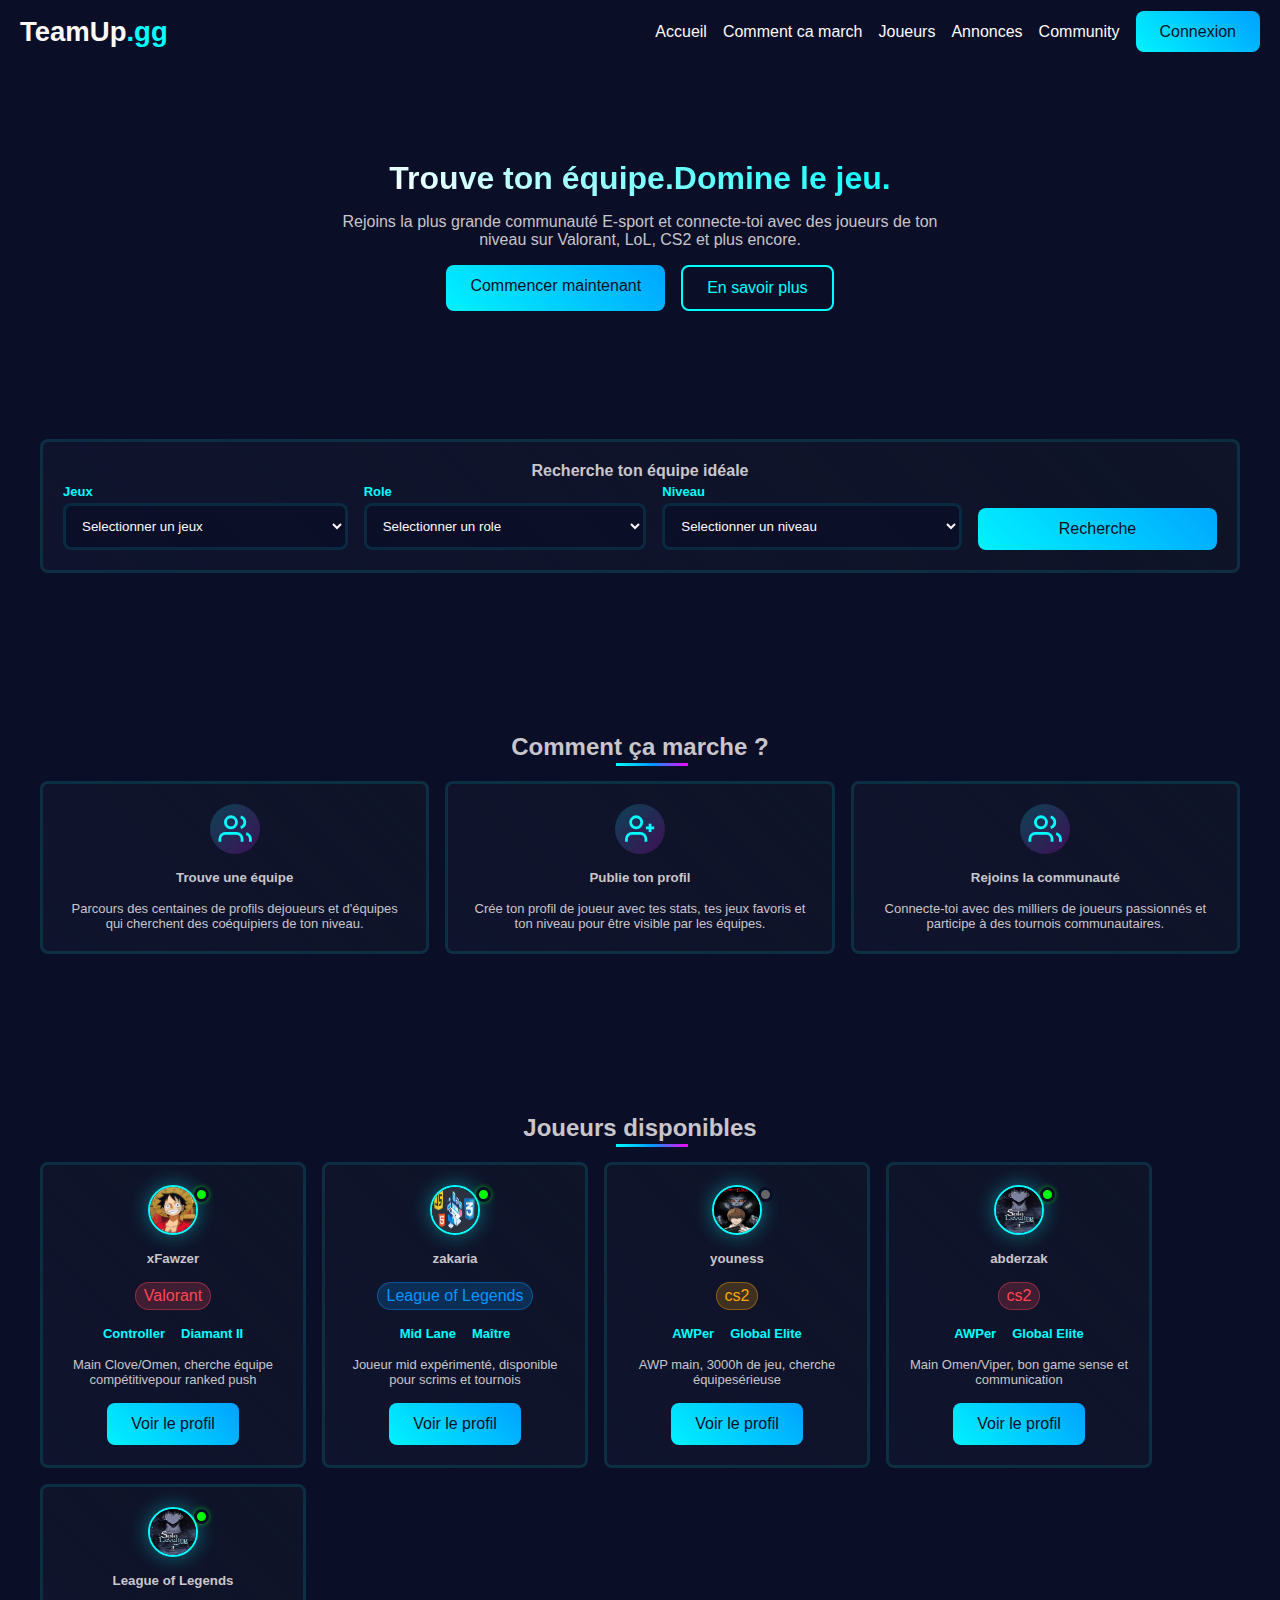
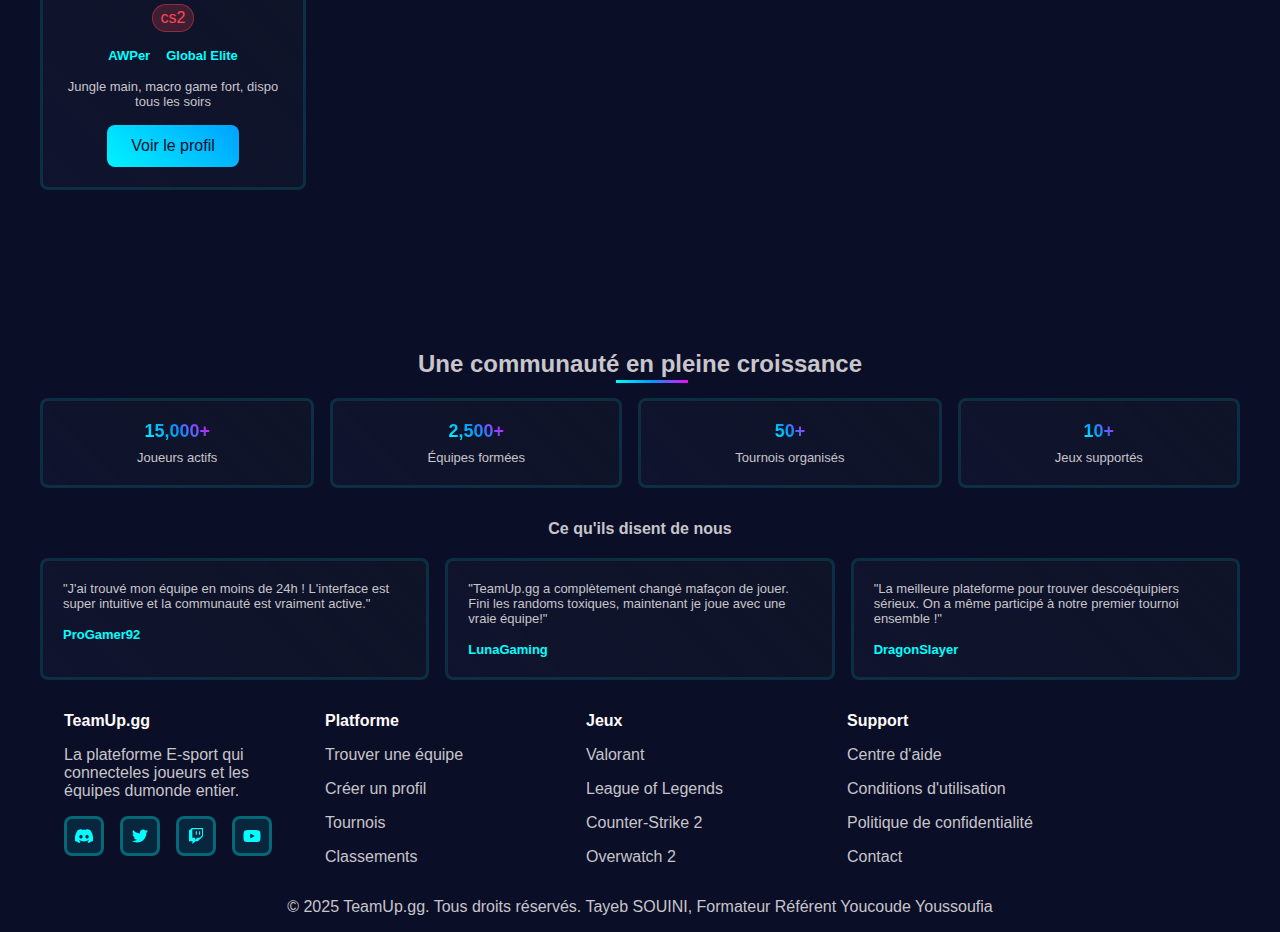
<file: index.html>
<!DOCTYPE html>
<html lang="fr">
    <head>
        <meta charset="UTF-8">
        <meta name="viewport" content="width=device-width">
        <title>TeamUp.gg</title>
        <link href="css/base.css" rel="stylesheet">
        <link href="css/all.min.css" rel="stylesheet">
    </head>
    <body>
        <header>
            <nav>
                <div class="logo">TeamUp<span>.gg</span></div>

                <ul class="nav-links">
                    <li><a href="index.html">Accueil</a></li>
                    <li><a href="#comment">Comment ca march</a></li>
                    <li><a href="joueurs.html">Joueurs</a></li>
                    <li><a href="annonces.html">Annonces</a></li>
                    <li><a href="#community">Community</a></li>
                    <li><a href="#" class="btn btn--primary">Connexion</a></li>
                </ul>
            </nav>
        </header>

        <main>
            <!-- hero section  -->
            <section class="hero">
                <h1 class="text-gradient">Trouve ton équipe.Domine le jeu.</h1>
                <p>Rejoins la plus grande communauté E-sport et connecte-toi avec des joueurs de ton niveau sur Valorant, LoL, CS2 et plus encore.</p>
                <div class="flex-row">
                    <a href="#" class="btn btn--primary">Commencer maintenant</a>
                    <a href="#" class="btn btn--secondary">En savoir plus</a>
                </div>
            </section>

            <!-- search bar  -->
             <section class="container border--primary flex-col">
                <h4 class="text-center">Recherche ton équipe idéale</h4>
                <div class="flex-row align-end">

                    <!-- game selector  -->
                    <div class="flex-col grow-1">
                        <label class="label" for="game-selector">Jeux</label>
                        <select class="selector border--primary" name="game-selector">
                            <option value="" selected disabled hidden>Selectionner un jeux</option>
                            <option value="Valorant">Valorant</option>
                            <option value="CS2">CS2</option>
                            <option value="Leagueoflegends">Leagues of legends</option>
                        </select>
                    </div>

                    <!-- role selector  -->
                    <div class="flex-col grow-1">
                        <label class="label" for="role-selector">Role</label>
                        <select class="selector border--primary" name="role-selector">
                            <option value="" selected disabled hidden>Selectionner un role</option>
                            <option value="role1">Role1</option>
                            <option value="role2">Role2</option>
                            <option value="role3">Role3</option>
                        </select>
                    </div>

                    <!-- level selector  -->
                    <div class="flex-col grow-1">
                        <label class="label" for="level-selector">Niveau</label>
                        <select class="selector border--primary" name="level-selector">
                            <option value="" selected disabled hidden>Selectionner un niveau</option>
                            <option value="level1">Level1</option>
                            <option value="level2">Level2</option>
                            <option value="level3">Level3</option>
                        </select>
                    </div>

                    <a href="#" class="btn btn--primary grow-1 text-center">Recherche</a>
                </div>
             </section>

             <!-- comment ca march  -->

             <section id="comment" class="m-section">
                <h2 class="title text-center">Comment ça marche ?</h2>
                <div class="flex-row mt-l">
                    <article class="container card--width border--primary flex-col gap-m align-center grow-1">
                        <div class="card__avatar"><img src="/assets/ico/group.svg"></div>
                        <h5 class="text-center">Trouve une équipe</h5>
                        <p class="card__text text-center">Parcours des centaines de profils dejoueurs et d'équipes qui cherchent des coéquipiers de ton niveau.</p>
                    </article>

                    <article class="container card--width border--primary flex-col gap-m align-center grow-1 ">
                        <div class="card__avatar"><img src="/assets/ico/add_profile.svg"></div>
                        <h5 class="text-center">Publie ton profil</h5>
                        <p class="card__text text-center">Crée ton profil de joueur avec tes stats, tes jeux favoris et ton niveau pour être visible par les équipes.</p>
                    </article>

                    <article class="container card--width border--primary flex-col gap-m align-center grow-1">
                        <div class="card__avatar"><img src="/assets/ico/group.svg"></div>
                        <h5 class="text-center">Rejoins la communauté</h5>
                        <p class="card__text text-center">Connecte-toi avec des milliers de joueurs passionnés et participe à des tournois communautaires.</p>
                    </article>
                </div>
             </section>


             <!-- Joueurs dispo  -->

             <section id="joueurs" class="m-section">
                <h2 class="title text-center">Joueurs disponibles</h2>
                <div class="flex-row justifty-center mt-l">
                    <!-- xfawzer  -->
                    <article class="container card--width border--primary flex-col gap-m align-center">
                        <div class="card__profile">
                            <img src="/assets/images/xFawzer.jpg" alt="profile-img">
                            <div class="status status--online"></div>
                        </div>
                        <h5 class="text-center">xFawzer</h5>
                        <div class="badge badge--red">Valorant</div>
                        <div class="flex-row gap-m">
                            <p class="label">Controller</p>
                            <p class="label">Diamant II</p>
                        </div>
                        <p class="card__text text-center">Main Clove/Omen, cherche équipe compétitivepour ranked push</p>
                        <a href="#" class="btn btn--primary align-stretch text-center">Voir le profil</a>
                    </article>


                    <!-- zakaria  -->
                    <article class="container card--width border--primary flex-col gap-m align-center">
                        <div class="card__profile">
                            <img src="/assets/images/zakaria-profile.jpeg" alt="profile-img">
                            <div class="status status--online"></div>
                        </div>
                        <h5 class="text-center">zakaria</h5>
                        <div class="badge badge--blue">League of Legends</div>
                        <div class="flex-row gap-m">
                            <p class="label">Mid Lane</p>
                            <p class="label">Maître</p>
                        </div>
                        <p class="card__text text-center">Joueur mid expérimenté, disponible pour scrims et tournois</p>
                        <a href="#" class="btn btn--primary align-stretch text-center">Voir le profil</a>
                    </article>

                    <!-- Younes  -->
                    <article class="container card--width border--primary flex-col gap-m align-center">
                        <div class="card__profile">
                            <img src="/assets/images/youness.png" alt="profile-img">
                            <div class="status status--offline"></div>
                        </div>
                        <h5 class="text-center">youness</h5>
                        <div class="badge badge--yellow">cs2</div>
                        <div class="flex-row gap-m">
                            <p class="label">AWPer</p>
                            <p class="label">Global Elite</p>
                        </div>
                        <p class="card__text text-center">AWP main, 3000h de jeu, cherche équipesérieuse</p>
                        <a href="#" class="btn btn--primary align-stretch text-center">Voir le profil</a>
                    </article>

                    <!-- abderzak  -->
                    <article class="container card--width border--primary flex-col gap-m align-center">
                        <div class="card__profile">
                            <img src="/assets/images/solo.jpg" alt="profile-img">
                            <div class="status status--online"></div>
                        </div>
                        <h5 class="text-center">abderzak</h5>
                        <div class="badge badge--red">cs2</div>
                        <div class="flex-row gap-m">
                            <p class="label">AWPer</p>
                            <p class="label">Global Elite</p>
                        </div>
                        <p class="card__text text-center">Main Omen/Viper, bon game sense et communication</p>
                        <a href="#" class="btn btn--primary align-stretch text-center">Voir le profil</a>
                    </article>

                    <!-- bahou  -->
                    <article class="container card--width border--primary flex-col gap-m align-center">
                        <div class="card__profile">
                            <img src="/assets/images/solo.jpg" alt="profile-img">
                            <div class="status status--online"></div>
                        </div>
                        <h5 class="text-center">League of Legends</h5>
                        <div class="badge badge--red">cs2</div>
                        <div class="flex-row gap-m">
                            <p class="label">AWPer</p>
                            <p class="label">Global Elite</p>
                        </div>
                        <p class="card__text text-center">Jungle main, macro game fort, dispo tous les soirs</p>
                        <a href="#" class="btn btn--primary align-stretch text-center">Voir le profil</a>
                    </article>

                    

                </div>
             </section>

             <!-- community  -->
            <section id="community" class="m-section">
                <h2 class="title text-center">Une communauté en pleine croissance</h2>

                <div class="flex-row gap-m mt-l">
                    <div class="container border--primary flex-col grow-1 gap-sm align-center">
                        <p class="analitycs-text">15,000+</p>
                        <p class="body-text">Joueurs actifs</p>
                    </div>

                    <div class="container border--primary flex-col grow-1 gap-sm align-center">
                        <p class="analitycs-text">2,500+</p>
                        <p class="body-text">Équipes formées</p>
                    </div>

                    <div class="container border--primary flex-col grow-1 gap-sm align-center">
                        <p class="analitycs-text">50+</p>
                        <p class="body-text">Tournois organisés</p>
                    </div>

                    <div class="container border--primary flex-col grow-1 gap-sm align-center">
                        <p class="analitycs-text">10+</p>
                        <p class="body-text">Jeux supportés</p>
                    </div>
                </div>


                <h4 class="text-center mt-xxl">Ce qu'ils disent de nous</h4>
                <div class="flex-row gap-m mt-l">

                    <div class="container card--width border--primary flex-col grow-1 gap-m">
                        <p class="body-text">"J'ai trouvé mon équipe en moins de 24h ! L'interface est super intuitive et la communauté est vraiment active."</p>
                        <p class="label">ProGamer92</p>
                    </div>

                    <div class="container card--width border--primary flex-col  grow-1 gap-m">
                        <p class="body-text">"TeamUp.gg a complètement changé mafaçon de jouer. Fini les randoms toxiques, maintenant je joue avec une vraie équipe!"</p>
                        <p class="label">LunaGaming</p>
                    </div>

                    <div class="container card--width border--primary flex-col grow-1 gap-m">
                        <p class="body-text">"La meilleure plateforme pour trouver descoéquipiers sérieux. On a même participé à notre premier tournoi ensemble !"</p>
                        <p class="label">DragonSlayer</p>
                    </div>
                </div>
                
            </section>
        </main>

        <footer>
            <div class="flex-row gap-m">
                <section class="bloc">
                    <h4>TeamUp.gg</h4>
                    <p>La plateforme E-sport qui connecteles joueurs et les équipes dumonde entier.</p>
                    <div class="follow-links">
                        <a class="follow-item" href="#"><i class="fa-brands fa-discord"></i></a>
                        <a class="follow-item" href="#"><i class="fa-brands fa-twitter"></i></a>
                        <a class="follow-item" href="#"><i class="fa-brands fa-twitch"></i></a>
                        <a class="follow-item" href="#"><i class="fa-brands fa-youtube"></i></a>    
                    </div>
                </section>

                <!-- platforme section  -->
                <section class="bloc">
                    <h4>Platforme</h4>
                    <a href="#">Trouver une équipe</a>                
                    <a href="#">Créer un profil</a>                
                    <a href="#">Tournois</a>                
                    <a href="#">Classements</a>                
                </section>

                <!-- jeux section  -->
                <section class="bloc">
                    <h4>Jeux</h4>
                    <a href="#">Valorant</a>
                    <a href="#">League of Legends</a>
                    <a href="#">Counter-Strike 2</a>
                    <a href="#">Overwatch 2</a>
                </section>

                <!-- support  -->
                <section class="bloc">
                    <h4>Support</h4>
                    <a href="#">Centre d'aide</a>
                    <a href="#">Conditions d'utilisation</a>
                    <a href="#">Politique de confidentialité</a>
                    <a href="#">Contact</a>
                </section>
            </div>
            <p class="text-center mt-xxl">© 2025 TeamUp.gg. Tous droits réservés. Tayeb SOUINI, Formateur Référent Youcoude Youssoufia</p>
        </footer>
    </body>
</html>
</file>
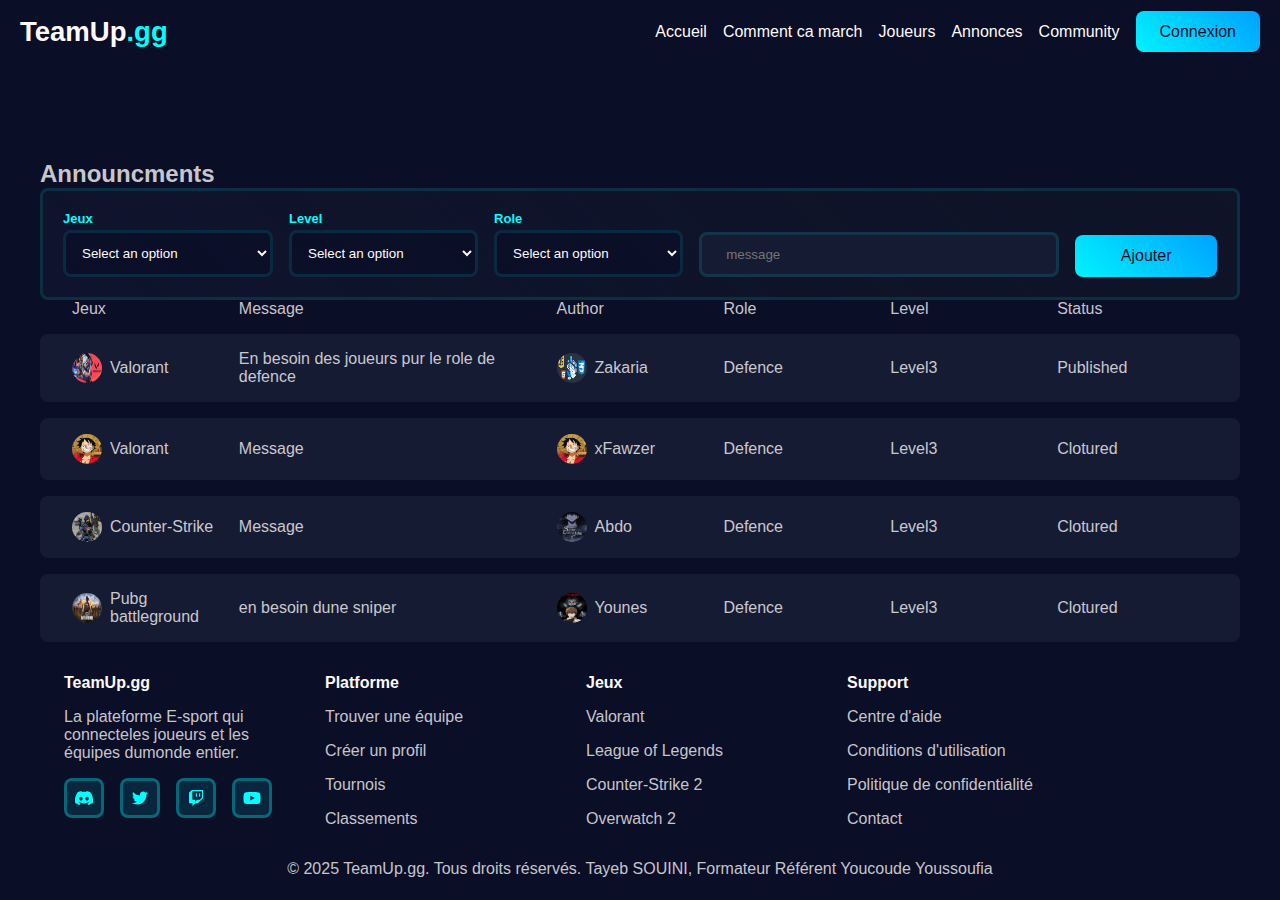
<file: annonces.html>
<!DOCTYPE html>
<html lang="fr">
    <head>
        <meta charset="UTF-8">
        <meta name="viewport" content="width=device-width">
        <title>TeamUp.gg</title>
        <link href="css/base.css" rel="stylesheet">
        <link href="css/annonces.css" rel="stylesheet">
        <link href="css/all.min.css" rel="stylesheet">
    </head>
    <body>
        <header>
            <nav>
                <div class="logo">TeamUp<span>.gg</span></div>

                <ul class="nav-links">
                    <li><a href="index.html">Accueil</a></li>
                    <li><a href="index.html">Comment ca march</a></li>
                    <li><a href="joueurs.html">Joueurs</a></li>
                    <li><a href="annonces.html">Annonces</a></li>
                    <li><a href="index.html">Community</a></li>
                    <li><a href="#" class="btn btn--primary">Connexion</a></li>
                </ul>
            </nav>
        </header>

        <main>
            <section class="m-section">
                <h2>Announcments</h2>
                <div class="container border--primary flex-row align-end gap-m">
                    <div class="flex-col grow-1">
                        <label class="label" for="game-selector">Jeux</label>
                        <select class="selector border--primary" name="game-selector">
                            <option value="" selected disabled hidden>Select an option</option>
                            <option value="Valorant">Valorant</option>
                            <option value="CS2">CS2</option>
                            <option value="Leagueoflegends">Leagues of legends</option>
                        </select>
                    </div>


                    <div class="flex-col grow-1">
                        <label class="label" for="level-selector">Level</label>
                        <select class="selector border--primary" name="level-selector">
                            <option value="" selected disabled hidden>Select an option</option>
                            <option value="level1">Level1</option>
                            <option value="level2">level2</option>
                            <option value="level3">Level3</option>
                        </select>
                    </div>


                    <div class="flex-col grow-1">
                        <label class="label" for="role-selector">Role</label>
                        <select class="selector border--primary" name="role-selector">
                            <option value="" selected disabled hidden>Select an option</option>
                            <option value="role1">Role1</option>
                            <option value="role2">Role2</option>
                            <option value="role3">Role3</option>
                        </select>
                    </div>
                    <input class="message border--primary" type="text" placeholder="message">           
                    <a href="" class="btn btn--primary grow-1">Ajouter</a>
                </div>
                
                <div class="content-table">
                    <div class="content-header">
                        <div>Jeux</div>
                        <div>Message</div>
                        <div>Author</div>
                        <div>Role</div>
                        <div>Level</div>
                        <div>Status</div>
                    </div>

                     <div class="content-row">
                        <div class="content-image"><img src="/assets/images/valorant.jpg" alt="profile image">Valorant</div>
                        <div>En besoin des joueurs pur le role de defence   </div>
                        <div class="content-image"><img src="/assets/images/zakaria-profile.jpeg" alt="profile image">Zakaria</div>
                        <div>Defence</div>
                        <div>Level3</div>
                        <div>Published</div>
                    </div>


                    <div class="content-row">
                        <div class="content-image"><img src="/assets/images/xFawzer.jpg" alt="profile image">Valorant</div>
                        <div>Message</div>
                        <div class="content-image"><img src="/assets/images/xFawzer.jpg" alt="profile image">xFawzer</div>
                        <div>Defence</div>
                        <div>Level3</div>
                        <div>Clotured</div>
                    </div>


                    <div class="content-row">
                        <div class="content-image"><img src="/assets/images/cs.jpg" alt="profile image">Counter-Strike</div>
                        <div>Message</div>
                        <div class="content-image"><img src="/assets/images/solo.jpg" alt="profile image">Abdo</div>
                        <div>Defence</div>
                        <div>Level3</div>
                        <div>Clotured</div>
                    </div>

                    <div class="content-row">
                        <div class="content-image"><img src="/assets/images/pubg.jpg" alt="profile image">Pubg battleground</div>
                        <div>en besoin dune sniper</div>
                        <div class="content-image"><img src="/assets/images/youness.png" alt="profile image">Younes</div>
                        <div>Defence</div>
                        <div>Level3</div>
                        <div>Clotured</div>
                    </div>
                </div>
            </section>
        </main>

        <footer>
            <div class="flex-row gap-m">
                <section class="bloc">
                    <h4>TeamUp.gg</h4>
                    <p>La plateforme E-sport qui connecteles joueurs et les équipes dumonde entier.</p>
                    <div class="follow-links">
                        <a class="follow-item" href="#"><i class="fa-brands fa-discord"></i></a>
                        <a class="follow-item" href="#"><i class="fa-brands fa-twitter"></i></a>
                        <a class="follow-item" href="#"><i class="fa-brands fa-twitch"></i></a>
                        <a class="follow-item" href="#"><i class="fa-brands fa-youtube"></i></a>    
                    </div>
                </section>

                <!-- platforme section  -->
                <section class="bloc">
                    <h4>Platforme</h4>
                    <a href="#">Trouver une équipe</a>                
                    <a href="#">Créer un profil</a>                
                    <a href="#">Tournois</a>                
                    <a href="#">Classements</a>                
                </section>

                <!-- jeux section  -->
                <section class="bloc">
                    <h4>Jeux</h4>
                    <a href="#">Valorant</a>
                    <a href="#">League of Legends</a>
                    <a href="#">Counter-Strike 2</a>
                    <a href="#">Overwatch 2</a>
                </section>

                <!-- support  -->
                <section class="bloc">
                    <h4>Support</h4>
                    <a href="#">Centre d'aide</a>
                    <a href="#">Conditions d'utilisation</a>
                    <a href="#">Politique de confidentialité</a>
                    <a href="#">Contact</a>
                </section>
            </div>
            <p class="text-center mt-xxl">© 2025 TeamUp.gg. Tous droits réservés. Tayeb SOUINI, Formateur Référent Youcoude Youssoufia</p>
        </footer>
    </body>
</html>
</file>
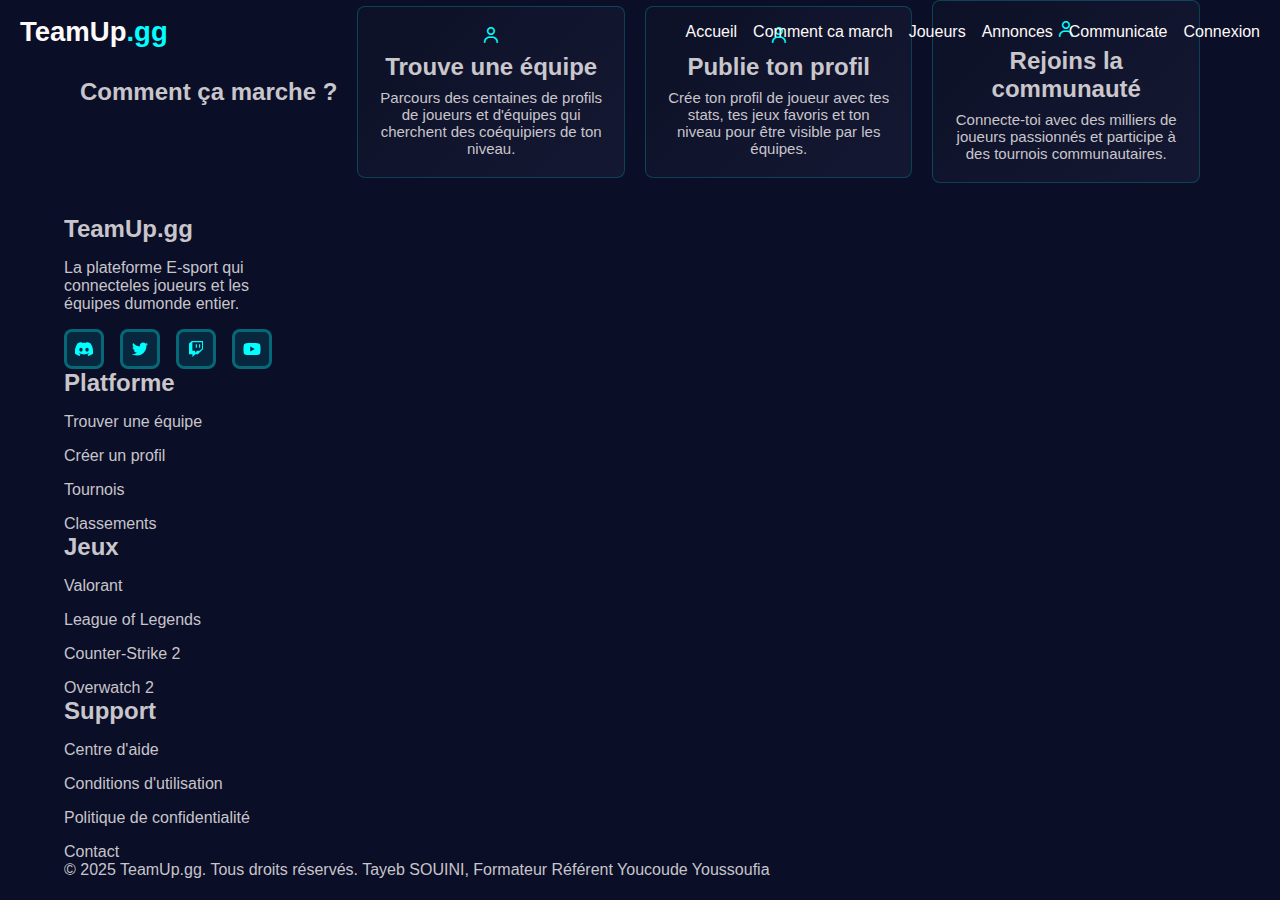
<file: comment.html>
<!DOCTYPE html>
<html>
    <head>
        <meta charset="UTF-8">
        <meta name="viewport" content="width=device-width,initial-scale=1.0">
        <title>Accueil</title>
        <link href="css/base.css" rel="stylesheet">
        <link href="css/comment.css" rel="stylesheet">
        <link href="css/all.min.css" rel="stylesheet">
    </head>
    <body>
        <header>
            <nav>
                <div class="logo">TeamUp<span>.gg</span></div>
                <ul class="nav-links">
                    <li><a href="index.html">Accueil</a></li>
                    <li><a href="comment.html">Comment ca march</a></li>
                    <li><a href="players.html">Joueurs</a></li>
                    <li><a href="annonces.html">Annonces</a></li>
                    <li><a href="communicate.html">Communicate</a></li>
                    <li><a class="cta-btn" href="#connexion">Connexion</a></li>
                </ul>
            </nav>
        </header>


        <main>
            <section class="section">
                <h2>Comment ça marche ?</h2>
                <article>
                    <div class="section__avatar"><i class="fa-regular fa-user"></i></div>
                    <h4>Trouve une équipe</h4>
                    <p>Parcours des centaines de profils de joueurs et d'équipes qui cherchent des coéquipiers de ton niveau.</p>
                </article>

                <article>
                    <div class="section__avatar"><i class="fa-regular fa-user"></i></div>
                    <h4>Publie ton profil</h4>
                    <p>Crée ton profil de joueur avec tes stats, tes jeux favoris et ton niveau pour être visible par les équipes.</p>
                </article>

                <article>
                    <div class="section__avatar"><i class="fa-regular fa-user"></i></div>
                    <h4>Rejoins la communauté</h4>
                    <p>Connecte-toi avec des milliers de joueurs passionnés et participe à des tournois communautaires.</p>
                </article>
            </section>
        </main>


        <footer>
            <div class="blocs-container">
                <section class="bloc">
                    <h2>TeamUp.gg</h2>
                    <p>La plateforme E-sport qui connecteles joueurs et les équipes dumonde entier.</p>
                    <div class="follow-links">
                        <a class="follow-item" href="#"><i class="fa-brands fa-discord"></i></a>
                        <a class="follow-item" href="#"><i class="fa-brands fa-twitter"></i></a>
                        <a class="follow-item" href="#"><i class="fa-brands fa-twitch"></i></a>
                        <a class="follow-item" href="#"><i class="fa-brands fa-youtube"></i></a>    
                    </div>
                </section>

                <!-- platforme section  -->
                <section class="bloc">
                    <h2>Platforme</h2>
                    <a href="#">Trouver une équipe</a>                
                    <a href="#">Créer un profil</a>                
                    <a href="#">Tournois</a>                
                    <a href="#">Classements</a>                
                </section>

                <!-- jeux section  -->
                <section class="bloc">
                    <h2>Jeux</h2>
                    <a href="#">Valorant</a>
                    <a href="#">League of Legends</a>
                    <a href="#">Counter-Strike 2</a>
                    <a href="#">Overwatch 2</a>
                </section>

                <!-- support  -->
                <section class="bloc">
                    <h2>Support</h2>
                    <a href="#">Centre d'aide</a>
                    <a href="#">Conditions d'utilisation</a>
                    <a href="#">Politique de confidentialité</a>
                    <a href="#">Contact</a>
                </section>
            </div>
            <p class="footer-bottom">© 2025 TeamUp.gg. Tous droits réservés. Tayeb SOUINI, Formateur Référent Youcoude Youssoufia</p>
        </footer>
    </body>
</html>
</file>
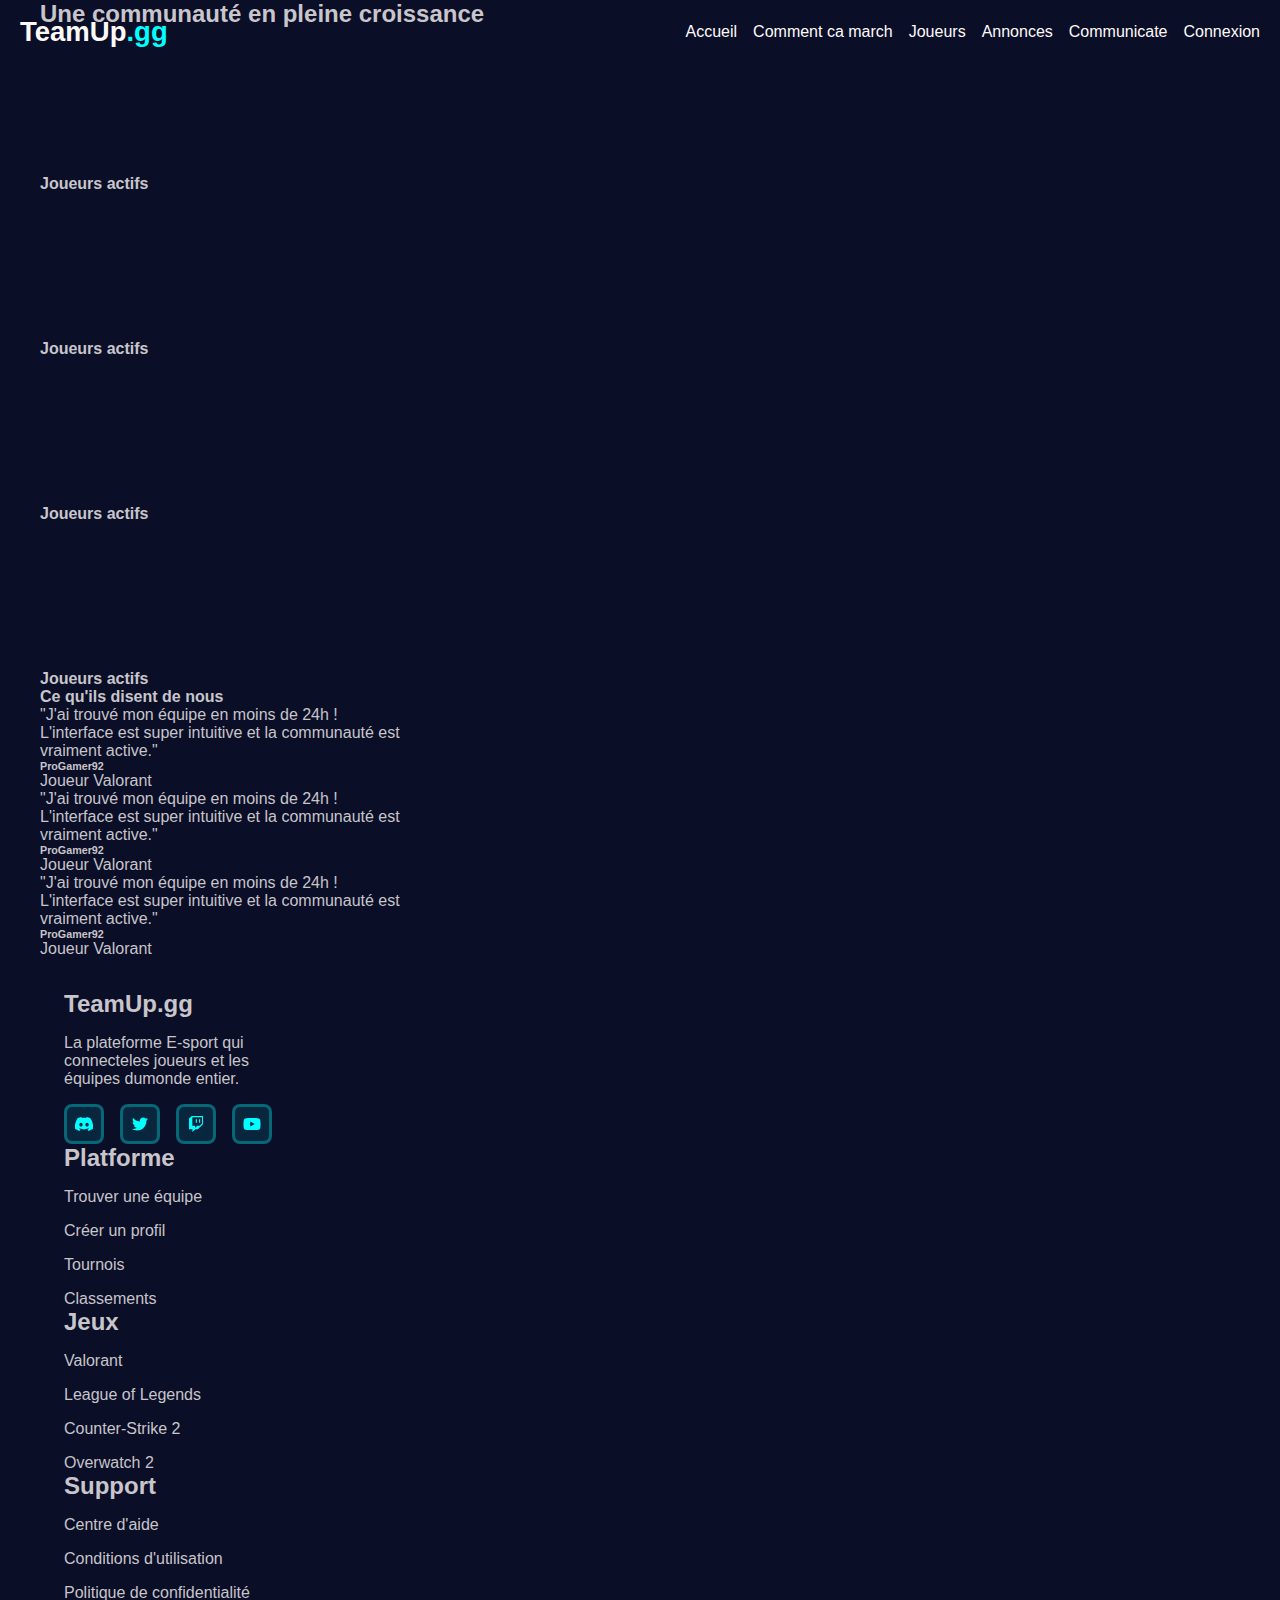
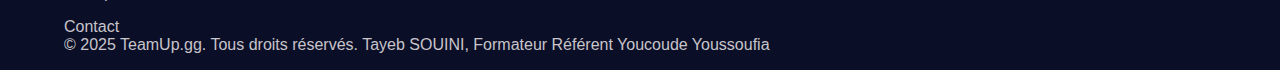
<file: communicate.html>
<!DOCTYPE html>
<html>
    <head>
        <meta charset="UTF-8">
        <meta name="viewport" content="width=device-width,initial-scale=1.0">
        <title>Accueil</title>
        <link href="css/base.css" rel="stylesheet">
        <link href="css/communicate.css" rel="stylesheet">
        <link href="css/all.min.css" rel="stylesheet">
    </head>
    <body>
        <header>
            <nav>
                <div class="logo">TeamUp<span>.gg</span></div>
                <ul class="nav-links">
                    <li><a href="index.html">Accueil</a></li>
                    <li><a href="comment.html">Comment ca march</a></li>
                    <li><a href="players.html">Joueurs</a></li>
                    <li><a href="annonces.html">Annonces</a></li>
                    <li><a href="communicate.html">Communicate</a></li>
                    <li><a class="cta-btn" href="#connexion">Connexion</a></li>
                </ul>
            </nav>
        </header>


        <main>
            <section class="section">
                <h2>Une communauté en pleine croissance</h2>
                <div class="card communicate-card--width">
                    <p class="gradient-text">15,000+</p>
                    <p class="body-text">Joueurs actifs</p>
                </div>

                <div class="card communicate-card--width">
                    <p class="gradient-text">2,500+</p>
                    <p class="body-text">Joueurs actifs</p>
                </div>

                <div class="card communicate-card--width">
                    <p class="gradient-text">50+</p>
                    <p class="body-text">Joueurs actifs</p>
                </div>

                <div class="card communicate-card--width">
                    <p class="gradient-text">10+</p>
                    <p class="body-text">Joueurs actifs</p>
                </div>

                <h4>Ce qu'ils disent de nous</h4>
                <article class="card testemonie--width">
                    <p>"J'ai trouvé mon équipe en moins de 24h ! L'interface est super intuitive et la communauté est vraiment active."</p>
                    <h6>ProGamer92</h6>
                    <p>Joueur Valorant</p>
                </article>

                <article class="card testemonie--width">
                    <p>"J'ai trouvé mon équipe en moins de 24h ! L'interface est super intuitive et la communauté est vraiment active."</p>
                    <h6>ProGamer92</h6>
                    <p>Joueur Valorant</p>
                </article>

                <article class="card testemonie--width">
                    <p>"J'ai trouvé mon équipe en moins de 24h ! L'interface est super intuitive et la communauté est vraiment active."</p>
                    <h6>ProGamer92</h6>
                    <p>Joueur Valorant</p>
                </article>
            </section>
        </main>


        <footer>
            <div class="blocs-container">
                <section class="bloc">
                    <h2>TeamUp.gg</h2>
                    <p>La plateforme E-sport qui connecteles joueurs et les équipes dumonde entier.</p>
                    <div class="follow-links">
                        <a class="follow-item" href="#"><i class="fa-brands fa-discord"></i></a>
                        <a class="follow-item" href="#"><i class="fa-brands fa-twitter"></i></a>
                        <a class="follow-item" href="#"><i class="fa-brands fa-twitch"></i></a>
                        <a class="follow-item" href="#"><i class="fa-brands fa-youtube"></i></a>    
                    </div>
                </section>

                <!-- platforme section  -->
                <section class="bloc">
                    <h2>Platforme</h2>
                    <a href="#">Trouver une équipe</a>                
                    <a href="#">Créer un profil</a>                
                    <a href="#">Tournois</a>                
                    <a href="#">Classements</a>                
                </section>

                <!-- jeux section  -->
                <section class="bloc">
                    <h2>Jeux</h2>
                    <a href="#">Valorant</a>
                    <a href="#">League of Legends</a>
                    <a href="#">Counter-Strike 2</a>
                    <a href="#">Overwatch 2</a>
                </section>

                <!-- support  -->
                <section class="bloc">
                    <h2>Support</h2>
                    <a href="#">Centre d'aide</a>
                    <a href="#">Conditions d'utilisation</a>
                    <a href="#">Politique de confidentialité</a>
                    <a href="#">Contact</a>
                </section>
            </div>
            <p class="footer-bottom">© 2025 TeamUp.gg. Tous droits réservés. Tayeb SOUINI, Formateur Référent Youcoude Youssoufia</p>
        </footer>
    </body>
</html>
</file>
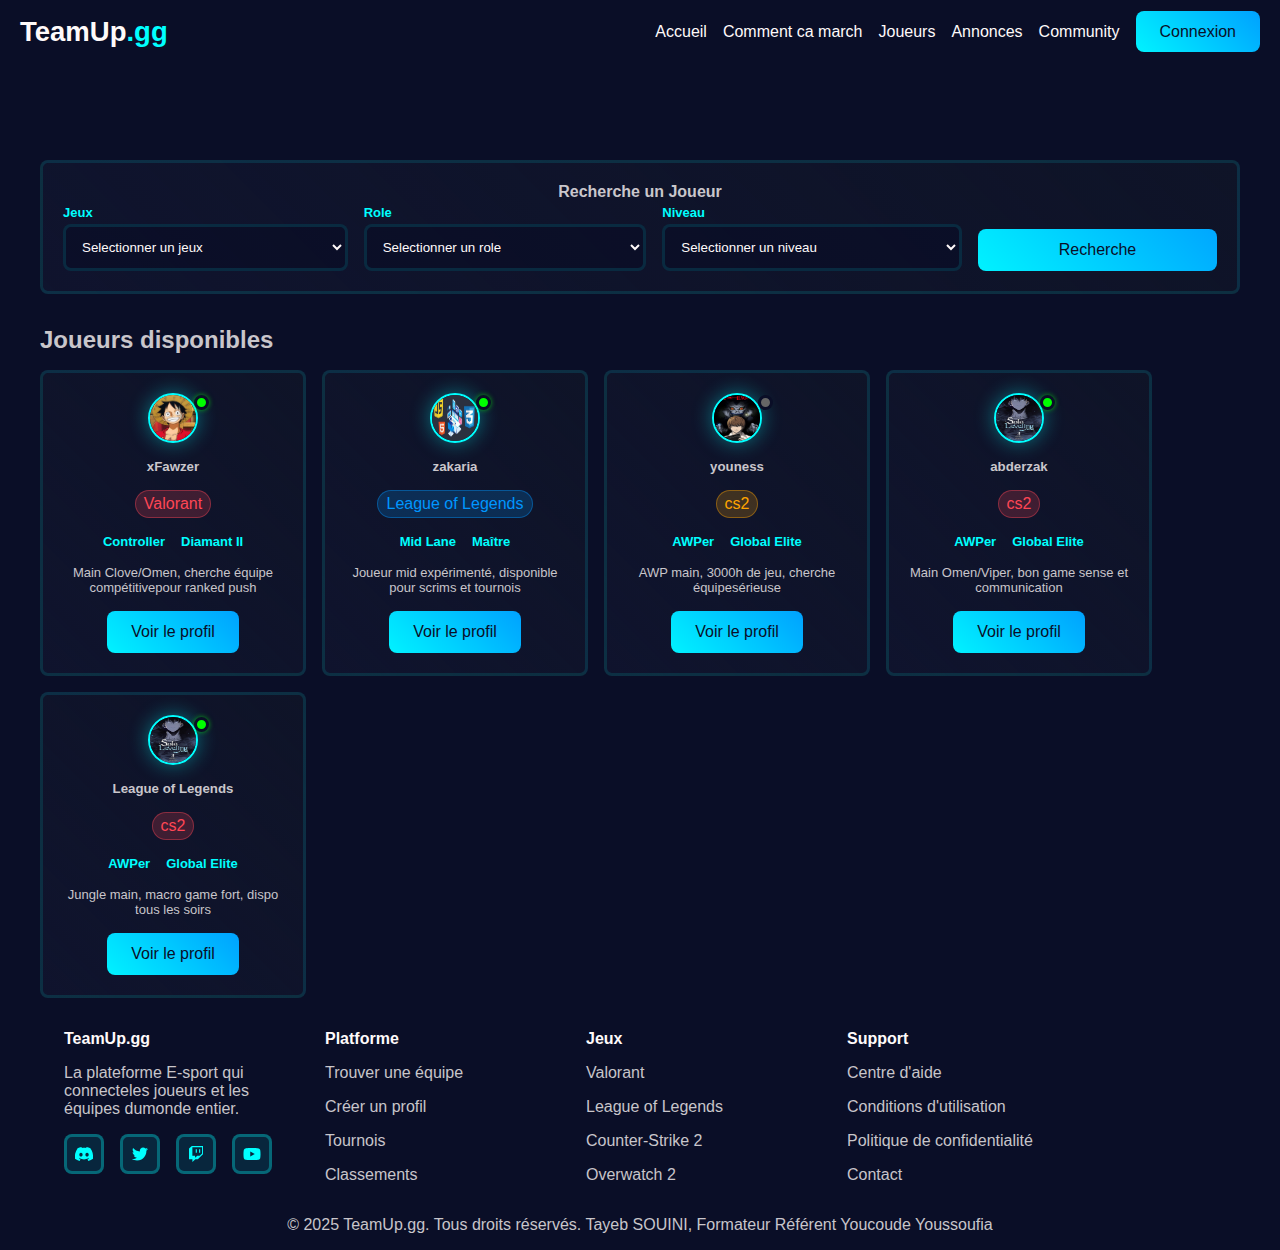
<file: joueurs.html>
<!DOCTYPE html>
<html lang="fr">
    <head>
        <meta charset="UTF-8">
        <meta name="viewport" content="width=device-width">
        <title>TeamUp.gg</title>
        <link href="css/base.css" rel="stylesheet">
        <link href="css/all.min.css" rel="stylesheet">
    </head>
    <body>
        <header>
            <nav>
                <div class="logo">TeamUp<span>.gg</span></div>

                <ul class="nav-links">
                    <li><a href="index.html">Accueil</a></li>
                    <li><a href="index.html">Comment ca march</a></li>
                    <li><a href="joueurs.html">Joueurs</a></li>
                    <li><a href="annonces.html">Annonces</a></li>
                    <li><a href="index.html">Community</a></li>
                    <li><a href="#" class="btn btn--primary">Connexion</a></li>
                </ul>
            </nav>
        </header>

        <main>

            <!-- search bar  -->
             <section class="container border--primary flex-col m-section">
                <h4 class="text-center">Recherche un Joueur</h4>
                <div class="flex-row align-end">

                    <!-- game selector  -->
                    <div class="flex-col grow-1">
                        <label class="label" for="game-selector">Jeux</label>
                        <select class="selector border--primary" name="game-selector">
                            <option value="" selected disabled hidden>Selectionner un jeux</option>
                            <option value="Valorant">Valorant</option>
                            <option value="CS2">CS2</option>
                            <option value="Leagueoflegends">Leagues of legends</option>
                        </select>
                    </div>

                    <!-- role selector  -->
                    <div class="flex-col grow-1">
                        <label class="label" for="role-selector">Role</label>
                        <select class="selector border--primary" name="role-selector">
                            <option value="" selected disabled hidden>Selectionner un role</option>
                            <option value="role1">Role1</option>
                            <option value="role2">Role2</option>
                            <option value="role3">Role3</option>
                        </select>
                    </div>

                    <!-- level selector  -->
                    <div class="flex-col grow-1">
                        <label class="label" for="level-selector">Niveau</label>
                        <select class="selector border--primary" name="level-selector">
                            <option value="" selected disabled hidden>Selectionner un niveau</option>
                            <option value="level1">Level1</option>
                            <option value="level2">Level2</option>
                            <option value="level3">Level3</option>
                        </select>
                    </div>

                    <a href="#" class="btn btn--primary grow-1 text-center">Recherche</a>
                </div>
             </section>
             <!-- Joueurs dispo  -->

             <section id="joueurs" class="mt-xxl">
                <h2 class="">Joueurs disponibles</h2>
                <div class="flex-row justifty-center mt-m">
                    <!-- xfawzer  -->
                    <article class="container card--width border--primary flex-col gap-m align-center">
                        <div class="card__profile">
                            <img src="/assets/images/xFawzer.jpg" alt="profile-img">
                            <div class="status status--online"></div>
                        </div>
                        <h5 class="text-center">xFawzer</h5>
                        <div class="badge badge--red">Valorant</div>
                        <div class="flex-row gap-m">
                            <p class="label">Controller</p>
                            <p class="label">Diamant II</p>
                        </div>
                        <p class="card__text text-center">Main Clove/Omen, cherche équipe compétitivepour ranked push</p>
                        <a href="#" class="btn btn--primary align-stretch text-center">Voir le profil</a>
                    </article>


                    <!-- zakaria  -->
                    <article class="container card--width border--primary flex-col gap-m align-center">
                        <div class="card__profile">
                            <img src="/assets/images/zakaria-profile.jpeg" alt="profile-img">
                            <div class="status status--online"></div>
                        </div>
                        <h5 class="text-center">zakaria</h5>
                        <div class="badge badge--blue">League of Legends</div>
                        <div class="flex-row gap-m">
                            <p class="label">Mid Lane</p>
                            <p class="label">Maître</p>
                        </div>
                        <p class="card__text text-center">Joueur mid expérimenté, disponible pour scrims et tournois</p>
                        <a href="#" class="btn btn--primary align-stretch text-center">Voir le profil</a>
                    </article>

                    <!-- Younes  -->
                    <article class="container card--width border--primary flex-col gap-m align-center">
                        <div class="card__profile">
                            <img src="/assets/images/youness.png" alt="profile-img">
                            <div class="status status--offline"></div>
                        </div>
                        <h5 class="text-center">youness</h5>
                        <div class="badge badge--yellow">cs2</div>
                        <div class="flex-row gap-m">
                            <p class="label">AWPer</p>
                            <p class="label">Global Elite</p>
                        </div>
                        <p class="card__text text-center">AWP main, 3000h de jeu, cherche équipesérieuse</p>
                        <a href="#" class="btn btn--primary align-stretch text-center">Voir le profil</a>
                    </article>

                    <!-- abderzak  -->
                    <article class="container card--width border--primary flex-col gap-m align-center">
                        <div class="card__profile">
                            <img src="/assets/images/solo.jpg" alt="profile-img">
                            <div class="status status--online"></div>
                        </div>
                        <h5 class="text-center">abderzak</h5>
                        <div class="badge badge--red">cs2</div>
                        <div class="flex-row gap-m">
                            <p class="label">AWPer</p>
                            <p class="label">Global Elite</p>
                        </div>
                        <p class="card__text text-center">Main Omen/Viper, bon game sense et communication</p>
                        <a href="#" class="btn btn--primary align-stretch text-center">Voir le profil</a>
                    </article>

                    <!-- bahou  -->
                    <article class="container card--width border--primary flex-col gap-m align-center">
                        <div class="card__profile">
                            <img src="/assets/images/solo.jpg" alt="profile-img">
                            <div class="status status--online"></div>
                        </div>
                        <h5 class="text-center">League of Legends</h5>
                        <div class="badge badge--red">cs2</div>
                        <div class="flex-row gap-m">
                            <p class="label">AWPer</p>
                            <p class="label">Global Elite</p>
                        </div>
                        <p class="card__text text-center">Jungle main, macro game fort, dispo tous les soirs</p>
                        <a href="#" class="btn btn--primary align-stretch text-center">Voir le profil</a>
                    </article>

                    

                </div>
             </section>

        </main>

        <footer>
            <div class="flex-row gap-m">
                <section class="bloc">
                    <h4>TeamUp.gg</h4>
                    <p>La plateforme E-sport qui connecteles joueurs et les équipes dumonde entier.</p>
                    <div class="follow-links">
                        <a class="follow-item" href="#"><i class="fa-brands fa-discord"></i></a>
                        <a class="follow-item" href="#"><i class="fa-brands fa-twitter"></i></a>
                        <a class="follow-item" href="#"><i class="fa-brands fa-twitch"></i></a>
                        <a class="follow-item" href="#"><i class="fa-brands fa-youtube"></i></a>    
                    </div>
                </section>

                <!-- platforme section  -->
                <section class="bloc">
                    <h4>Platforme</h4>
                    <a href="#">Trouver une équipe</a>                
                    <a href="#">Créer un profil</a>                
                    <a href="#">Tournois</a>                
                    <a href="#">Classements</a>                
                </section>

                <!-- jeux section  -->
                <section class="bloc">
                    <h4>Jeux</h4>
                    <a href="#">Valorant</a>
                    <a href="#">League of Legends</a>
                    <a href="#">Counter-Strike 2</a>
                    <a href="#">Overwatch 2</a>
                </section>

                <!-- support  -->
                <section class="bloc">
                    <h4>Support</h4>
                    <a href="#">Centre d'aide</a>
                    <a href="#">Conditions d'utilisation</a>
                    <a href="#">Politique de confidentialité</a>
                    <a href="#">Contact</a>
                </section>
            </div>
            <p class="text-center mt-xxl">© 2025 TeamUp.gg. Tous droits réservés. Tayeb SOUINI, Formateur Référent Youcoude Youssoufia</p>
        </footer>
    </body>
</html>
</file>
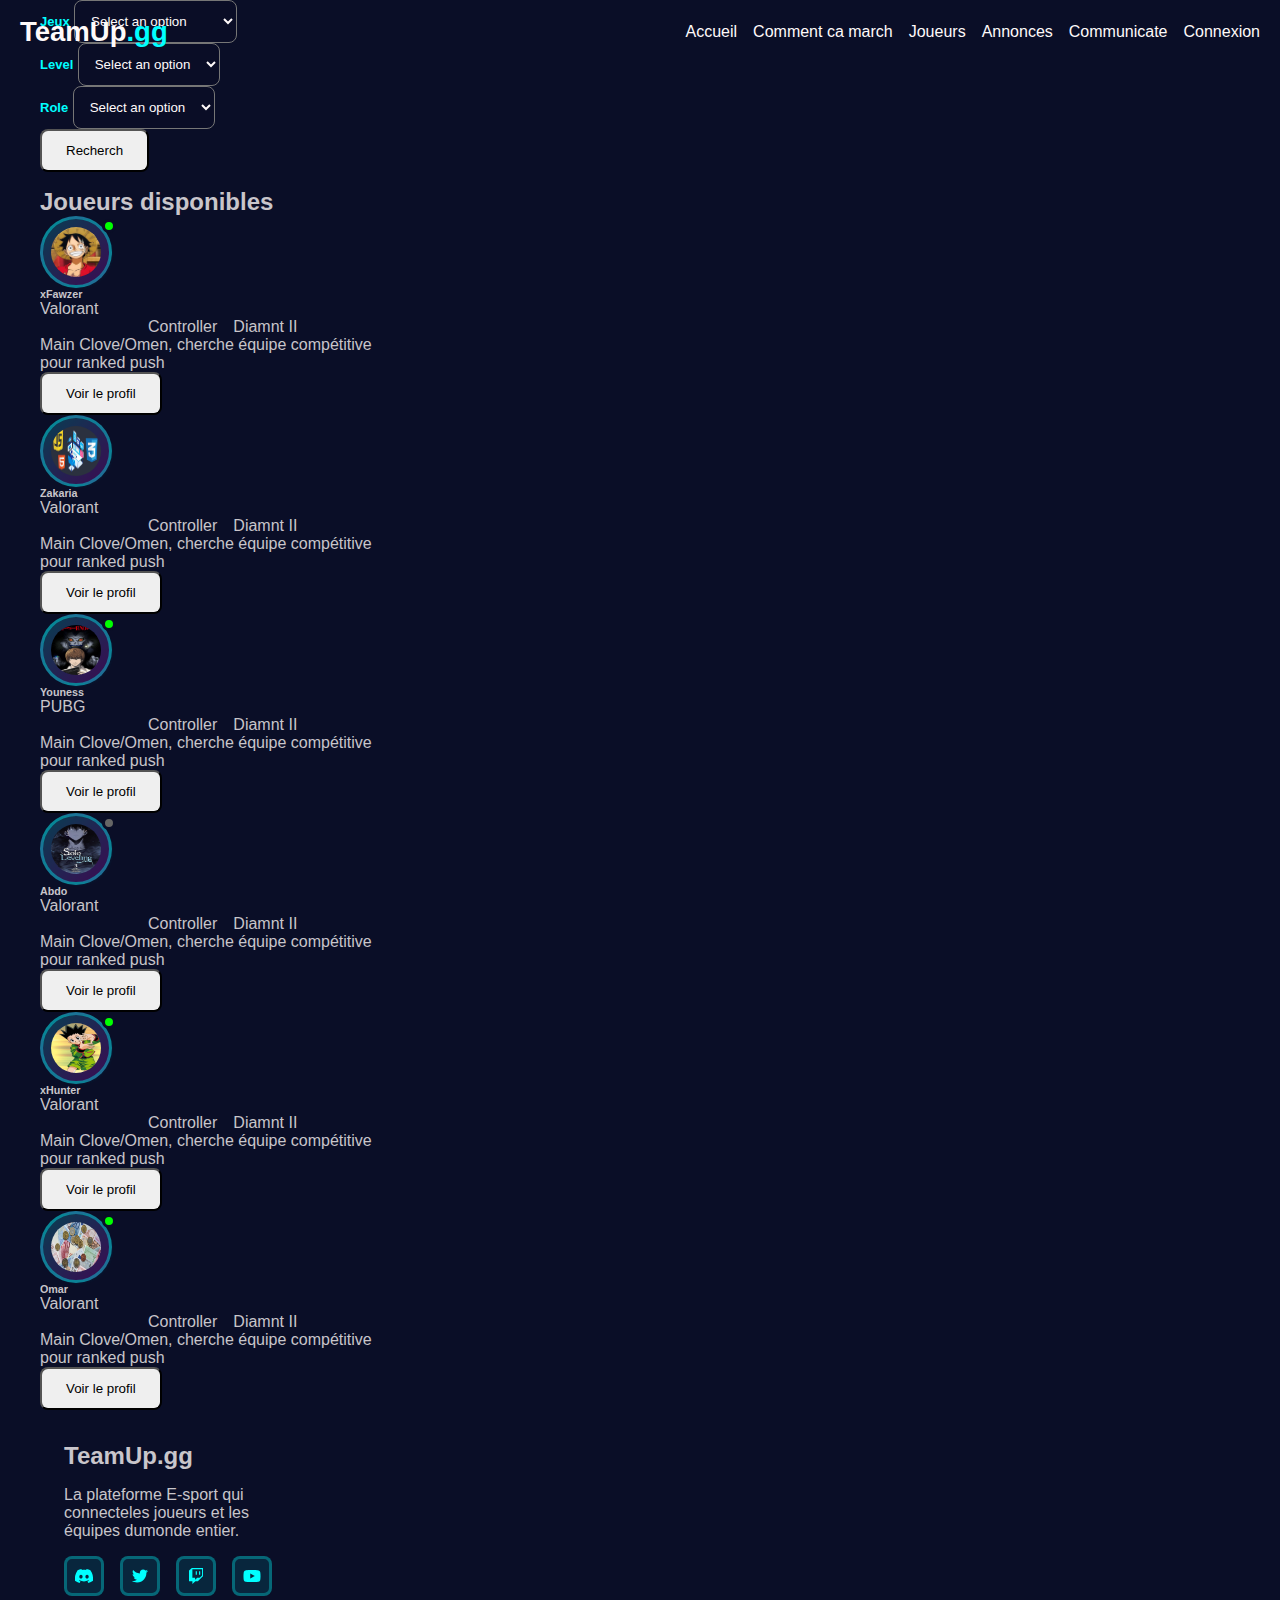
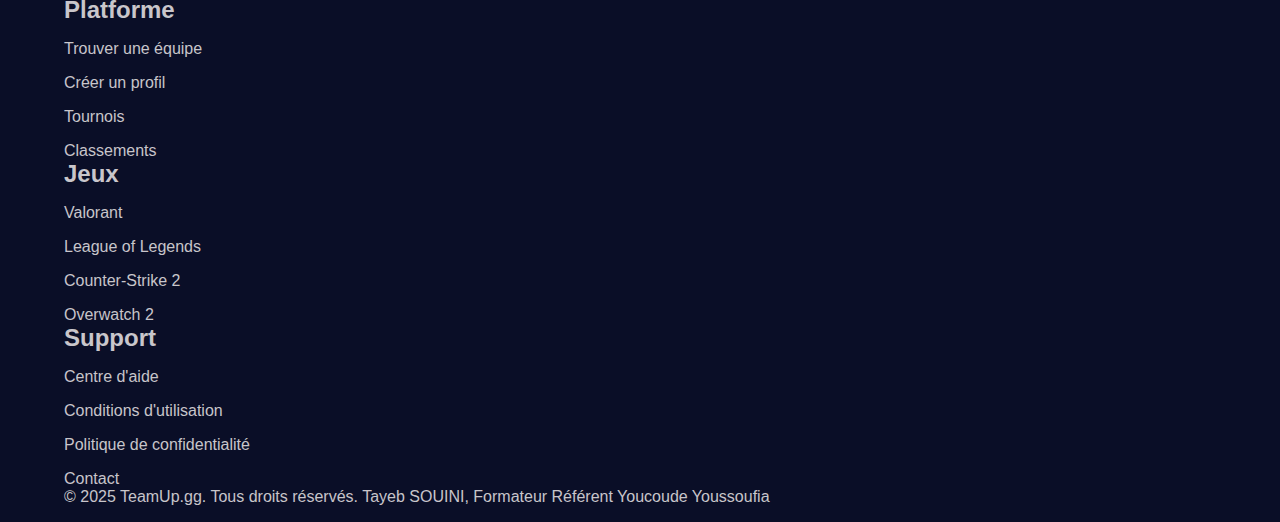
<file: players.html>
<!DOCTYPE html>
<html>
    <head>
        <meta charset="UTF-8">
        <meta name="viewport" content="width=device-width,initial-scale=1.0">
        <title>Accueil</title>
        <link href="css/base.css" rel="stylesheet">
        <link href="css/players.css" rel="stylesheet">
        <link href="css/all.min.css" rel="stylesheet">
    </head>
    <body>
        <header>
            <nav>
                <div class="logo">TeamUp<span>.gg</span></div>
                <ul class="nav-links">
                    <li><a href="index.html">Accueil</a></li>
                    <li><a href="comment.html">Comment ca march</a></li>
                    <li><a href="players.html">Joueurs</a></li>
                    <li><a href="annonces.html">Annonces</a></li>
                    <li><a href="communicate.html">Communicate</a></li>
                    <li><a class="cta-btn" href="#connexion">Connexion</a></li>
                </ul>
            </nav>
        </header>


        <main class="player-section">

             <!-- search section  -->
            <section class="search-section">
                <div class="selection-container">
                    <label class="label" for="game-selector">Jeux</label>
                    <select class="selector primary-border" name="game-selector">
                        <option value="" selected disabled hidden>Select an option</option>
                        <option value="Valorant">Valorant</option>
                        <option value="CS2">CS2</option>
                        <option value="Leagueoflegends">Leagues of legends</option>
                    </select>
                    </div>


                    <div class="selection-container">
                    <label class="label" for="level-selector">Level</label>
                    <select class="selector primary-border" name="level-selector">
                        <option value="" selected disabled hidden>Select an option</option>
                        <option value="level1">Level1</option>
                        <option value="level2">level2</option>
                        <option value="level3">Level3</option>
                    </select>
                    </div>


                    <div class="selection-container">
                        <label class="label" for="role-selector">Role</label>
                    <select class="selector primary-border" name="role-selector">
                        <option value="" selected disabled hidden>Select an option</option>
                        <option value="role1">Role1</option>
                        <option value="role2">Role2</option>
                        <option value="role3">Role3</option>
                    </select>
                    </div>                
                    <button class="btn btn-primary">Recherch</button>
            </section>

            <section class="section">
                <h2>Joueurs disponibles</h2>
                <article class="card player-card--width">
                    <div class="card__avatar card__avatar--border status-badge  status-online"><img src="/assets/images/xFawzer.jpg" alt="profile-img"></div>
                    <h6>xFawzer</h6>
                    <p class="game-tag game-tag-var1">Valorant</p>
                    <div class="flex-row flex-center gap-m">
                        <p class="primary-color">Controller</p>
                        <p class="primary-color">Diamnt II</p>
                    </div>
                    <p>Main Clove/Omen, cherche équipe compétitive pour ranked push</p>
                    <button class="btn btn-primary w-full py-sm">Voir le profil</button>
                </article>

                <article class="card player-card--width">
                    <div class="card__avatar card__avatar--border"><img src="/assets/images/zakaria-profile.jpeg" alt="profile-img"></div>
                    <h6>Zakaria</h6>
                    <p class="game-tag game-tag-var1">Valorant</p>
                    <div class="flex-row flex-center gap-m">
                        <p class="primary-color">Controller</p>
                        <p class="primary-color">Diamnt II</p>
                    </div>
                    <p>Main Clove/Omen, cherche équipe compétitive pour ranked push</p>
                    <button class="btn btn-primary w-full py-sm">Voir le profil</button>
                </article>

                <article class="card player-card--width">
                    <div class="card__avatar card__avatar--border status-badge status-online"><img src="/assets/images/youness.png" alt="profile-img"></div>
                    <h6>Youness</h6>
                    <p class="game-tag game-tag-var1">PUBG</p>
                    <div class="flex-row flex-center gap-m">
                        <p class="primary-color">Controller</p>
                        <p class="primary-color">Diamnt II</p>
                    </div>
                    <p>Main Clove/Omen, cherche équipe compétitive pour ranked push</p>
                    <button class="btn btn-primary w-full py-sm">Voir le profil</button>
                </article>

                <article class="card player-card--width">
                    <div class="card__avatar card__avatar--border status-badge status-offline"><img src="/assets/images/solo.jpg"></div>
                    <h6>Abdo</h6>
                    <p class="game-tag game-tag-var1">Valorant</p>
                    <div class="flex-row flex-center gap-m">
                        <p class="primary-color">Controller</p>
                        <p class="primary-color">Diamnt II</p>
                    </div>
                    <p>Main Clove/Omen, cherche équipe compétitive pour ranked push</p>
                    <button class="btn btn-primary w-full py-sm">Voir le profil</button>
                </article>

                <article class="card player-card--width">
                    <div class="card__avatar card__avatar--border status-badge status-online"><img src="/assets/images/hunter.jpg" alt="profile-img"></div>
                    <h6>xHunter</h6>
                    <p class="game-tag game-tag-var1">Valorant</p>
                    <div class="flex-row flex-center gap-m">
                        <p class="primary-color">Controller</p>
                        <p class="primary-color">Diamnt II</p>
                    </div>
                    <p>Main Clove/Omen, cherche équipe compétitive pour ranked push</p>
                    <button class="btn btn-primary w-full py-sm">Voir le profil</button>
                </article>

                

                <article class="card player-card--width">
                    <div class="card__avatar card__avatar--border status-badge status-online"><img src="/assets/images/money.jpg" alt="profile-img"></div>
                    <h6>Omar</h6>
                    <p class="game-tag game-tag-var1">Valorant</p>
                    <div class="flex-row flex-center gap-m">
                        <p class="primary-color">Controller</p>
                        <p class="primary-color">Diamnt II</p>
                    </div>
                    <p>Main Clove/Omen, cherche équipe compétitive pour ranked push</p>
                    <button class="btn btn-primary w-full py-sm">Voir le profil</button>
                </article>
            </section>
        </main>



        
        <footer>
            <div class="blocs-container">
                <section class="bloc">
                    <h2>TeamUp.gg</h2>
                    <p>La plateforme E-sport qui connecteles joueurs et les équipes dumonde entier.</p>
                    <div class="follow-links">
                        <a class="follow-item" href="#"><i class="fa-brands fa-discord"></i></a>
                        <a class="follow-item" href="#"><i class="fa-brands fa-twitter"></i></a>
                        <a class="follow-item" href="#"><i class="fa-brands fa-twitch"></i></a>
                        <a class="follow-item" href="#"><i class="fa-brands fa-youtube"></i></a>    
                    </div>
                </section>

                <!-- platforme section  -->
                <section class="bloc">
                    <h2>Platforme</h2>
                    <a href="#">Trouver une équipe</a>                
                    <a href="#">Créer un profil</a>                
                    <a href="#">Tournois</a>                
                    <a href="#">Classements</a>                
                </section>

                <!-- jeux section  -->
                <section class="bloc">
                    <h2>Jeux</h2>
                    <a href="#">Valorant</a>
                    <a href="#">League of Legends</a>
                    <a href="#">Counter-Strike 2</a>
                    <a href="#">Overwatch 2</a>
                </section>

                <!-- support  -->
                <section class="bloc">
                    <h2>Support</h2>
                    <a href="#">Centre d'aide</a>
                    <a href="#">Conditions d'utilisation</a>
                    <a href="#">Politique de confidentialité</a>
                    <a href="#">Contact</a>
                </section>
            </div>
            <p class="footer-bottom">© 2025 TeamUp.gg. Tous droits réservés. Tayeb SOUINI, Formateur Référent Youcoude Youssoufia</p>
        </footer>
    </body>
</html>
</file>
<file: css/base.css>
*{
    margin: 0;
    padding: 0;
    box-sizing: border-box;
}

:root{
    --spacing-xs: 0.25rem;
    --spacing-sm: .5rem;
    --spacing-m:  1rem;
    --spacing-l: 1.25rem;
    --spacing-xl: 1.5rem;
    --spacing-xxl: 2rem;
    --spacing-xxxl:2.5rem;


    --radius-sm:.25rem;
    --radius-m:.5rem;
    --radius-l:1rem;

    /* color palette tokens  */
    
    --color-white:#fffafa;

    --color-primary:#00FFFf;
    --color-background:#0A0E27;
    --color-text-body:#fffafac7;

    --color-stroke:#00FFFf1e;


    --gradient-primary: linear-gradient(45deg,#00FFFF,#0099Ff);
    --gradient-primary-animated: linear-gradient(45deg,#00FFFF,#0099Ff,#FF00FF);
    --gradient-container:linear-gradient(45deg,#1A1F3A5a,#0F1428);
    --text-gradient:linear-gradient(35deg,#fff,var(--color-primary));

    --transition: all 2s ease;
}

@keyframes gradient {
    0%{background-position: 10% 0% }
    50%{background-position: 91% 100% }
    100%{background-position: 10% 0% }    
}

body{
    width: 100vw;
    max-width: 1200px;
    margin-left: auto;
    margin-right: auto;
    background: var(--color-background);
    color: var(--color-text-body);
    font-family: Arial, Helvetica, sans-serif;
}

header{
    position: absolute;
    width: 100%;
    top: 0;
    left: 0;
    padding: var(--spacing-m) var(--spacing-l);
}

main{
    margin-left: auto;
    margin-right: auto;
}

footer{
    padding: var(--spacing-xxl) var(--spacing-xl) var(--spacing-m) var(--spacing-xl);
}


     /* navigation style  */

.logo{
    color: var(--color-white);
    font-size: 27.5px;
    font-weight: bold;
}

.logo span{
    color: var(--color-primary);
}

nav{
    display: flex;
    align-items: center;
    justify-content: space-between;
    flex-wrap: wrap;
    gap: var(--spacing-m);
}

.nav-links{
    display: flex;
    align-items: center;
    gap: var(--spacing-m);
    list-style: none;
    flex-wrap: wrap;
}

.nav-links a:not(.btn){
    text-decoration: none;
    color: var(--color-white);
}

.nav-links a:not(.btn):hover{
    color: var(--color-primary);
}



.m-section{
    margin-top: 10rem;
}
 /* hero section  */
 .hero{
    margin-top: 10rem;
    margin-bottom: 8rem;
    margin-inline: 25%;
    display: flex;
    justify-content: center;
    align-items: center;
    flex-direction: column;
    gap: var(--spacing-m);
 }

 .hero h1, .hero p{
    text-align: center;
 }
 


 .container{
    background: var(--gradient-container);
    padding: var(--spacing-l);
    border-radius: var(--radius-m);
 }


/* buttons styles  */
.btn{
    padding: 12px 24px;
    text-decoration: none;
    text-align: center;
    border-radius: var(--radius-m);
}
.btn:hover{
    background-size: 300% 100%;
    animation: gradient 5s ease infinite alternate ;
}

.btn--primary{
    background: var(--gradient-primary-animated);
    background-size: 300% 100%;
    background-position:10% 50%;
    color: #0A0E27;
}

.btn--secondary{
    background: transparent;
    border: 2px solid var(--color-primary);
    color: var(--color-primary);
    transition: var(--transition);
}

.btn--secondary:hover{
    border-color: transparent;
    background: var(--gradient-primary);
    color: #0A0E27;
}

.selector{
    padding: 12px;
    background: #0A0E27cc;
    color: var(--color-white);
    border-radius: var(--radius-m);
}

.border--primary{
    border: 3px solid var(--color-stroke);
}
.label{
    font-size: 13px;
    font-weight: bold;
    color: var(--color-primary);
}


.text-gradient{
    background: var(--text-gradient);
    color: transparent;
    background-clip: text;
}
.analitycs-text{
    background: var(--gradient-primary-animated);
    color: transparent;
    background-clip: text;
    font-weight: bold;
    font-size: large;
}

.title{
    position: relative;
}

.body-text{
    font-size: small;
    color: var(--color-text-body);
}

.title::after{
    content: '';
    position: absolute;
    bottom: -5px;
    left: 48%;
    width: 6%;
    height: 3px;
    background:var(--gradient-primary-animated);
}

/* card styles  */
.card--width{
    width: 266px;
    /* min-width: 266px; */
}

.card__text{
    color: var(--color-text-body);
    font-size: small;
}

.card__avatar{
    width: 50px;
    height: 50px;
    background: linear-gradient(-45deg,rgba(255,0,255,0.2),rgba(0,255,255,0.2));
    border-radius: 50%;
}

.card__avatar img{
    width: 100%;
    padding: var(--spacing-sm);
}

.card__profile{
    position: relative;
    width: 50px;
    height: 50px;
    border-radius: 50%;
    border: 2px solid var(--color-primary);
    box-shadow: 0 0 20px 0 rgba(0, 255, 255, .4);
}

.card__profile img{
    width: 100%;
    height: 100%;
    object-fit: fill;
    border-radius: 50%;
}
.status{
    position: absolute;
    width: 15px;
    height: 15px;
    top: 0;
    left: 95%;
    border-radius: 50%;
    z-index: 10;
    border: 3px solid #0A0E27;
}
.status--online{
    background: #00FF00;
    box-shadow: 0 0 5px 0px rgba(0, 255, 0, .6);
}

.status--offline{
    background: #666666;
}
.badge{
    padding: var(--spacing-xs) var(--spacing-sm);
    border-radius: var(--radius-l);
    border-style: solid;
    border-width: 1px;
}

.badge--blue{
    background: rgba(0, 150, 255, .2);
    border-color: rgba(0, 150, 255, .4);
    color: rgba(0, 150, 255, 1);
}


.badge--yellow{
    background: rgba(255, 165, 0, .2);
    border-color: rgba(255, 165, 0, .4);
    color: rgba(255, 165, 0, 1);
}

.badge--red{
    background: rgba(255, 70, 85, .2);
    border-color: rgba(255, 70, 85, .4);
    color: rgba(255, 70, 85, 1);
}



/* footer section styling  */

.bloc{
    width: 245px;
    display: flex;
    flex-direction: column;
    gap: var(--spacing-m);
}

.bloc h4{
    color: var(--color-white);
}
.bloc a{
    color: var(--color-text-body);
    text-decoration: none;
}

.bloc a:hover{
    color: var(--color-primary);
}

.follow-links{
    display: flex;
    justify-content: flex-start;
    gap: var(--spacing-m);
}

.follow-item{
    height: 40px;
    width: 40px;
    display: flex;
    justify-content: center;
    align-items: center;
    padding: var(--spacing-m);
    background: rgba(0, 255, 255,0.1);
    border-radius: var(--radius-m);
    border-style: solid;
    border-color: rgba(0,255,255,0.3);
}
.follow-item i{
    background: var(--color-primary);
    color: transparent;
    background-clip: text;
}

/* utilities */
.flex-row{
    display: flex;
    flex-wrap: wrap;
    gap: var(--spacing-m);
    align-content: flex-start;
}


.flex-col{
    display: flex;
    flex-direction: column;
    gap: var(--spacing-xs);
}

.justify-center{
    justify-content: center;
}

.align-center{
    align-items: center;
}

.flex-center{
    justify-content: center;
    align-items: center;
}

.align-end{
    align-items: flex-end;
}
.content-start{
    align-content: flex-start;
}
.text-center{
    text-align: center;
}

.grow-1{
    flex-grow: 1;
}

.shrink-0{
    flex-shrink: 0;
}

.basis-0{
    flex-basis: 0;
}

.gap-sm{
    gap: var(--spacing-sm);
}


.gap-m{
    gap: var(--spacing-m);
}

.gap-l{
    gap: var(--spacing-l);
}

.gap-xl{
    gap: var(--spacing-xl);
}


/* margins  */
.mt-sm{
    margin-top: var(--spacing-sm);
}

.mt-m{
    margin-top: var(--spacing-m);
}

.mt-l{
    margin-top: var(--spacing-l);
}

.mt-xxl{
    margin-top: var(--spacing-xxl);
}


.pt-l{
    padding-top: var(--spacing-xxl);
}

.w-fit{
    width: fit-content;
}
</file>
<file: css/annonces.css>
.content-table{
    width: 100%;
    display: flex;
    flex-direction: column;
    gap: var(--spacing-m);
}

.content-header{
    width: 100%;
    display: grid;
    grid-template-columns: 1fr 2fr 1fr 1fr 1fr 1fr;
    gap: var(--spacing-m);
    padding-inline: 2rem;
}

.content-row{
    width: 100%;
    display: grid;
    grid-template-columns: 1fr 2fr 1fr 1fr 1fr 1fr;
    align-items: center;
    gap: var(--spacing-m);
    padding: 1rem 2rem;
    border-radius: var(--radius-m);
    background: #161B34;
}

.content-image{
    display: flex;
    justify-content: flex-start;
    align-items: center;
    gap: var(--spacing-sm);
}

.content-image img{
    height: 30px;
    width: 30px;
    object-fit: fill;
    background: #161B34;
    border-radius: 50%;
}

.message{
    flex-grow: 3;
    padding: 12px 24px;
    background: #161B34;
    border-radius: var(--radius-m);
    color: var(--on-background-color);
}
</file>
<file: css/comment.css>
.section{
    height: 100%;
    margin: auto;
    display: flex;
    align-items: center;
    margin-inline: 2rem;
    padding-inline: 0.5rem    ;
    flex-direction: row;
    flex-wrap: wrap;
    gap: var(--spacing-l);
}


.section article{
    flex: 1 1 120px;
    /* min-width: 168px; */
    display: flex;
    flex-direction: column;
    justify-content: center;
    align-items: center;
    gap: var(--spacing-sm);
    padding: var(--spacing-l);
    background: linear-gradient(-45deg,rgba(26,31,58,0.6),rgba(15,20,40,0.6));
    border-radius: var(--radius-m);
    border-width: 1px;
    border-style: solid;
    border-color: rgba(0,255,255,0.2) ;
}


.section__avatar i{
    color: #00FFFF;
}
.section article h4{
    font-weight: bold;
    font-size: 1.5rem;
    text-align: center;
}
.section article p{
    font-weight: normal;
    font-size: 15px;
    text-align: center;
    color: var(--on-background-color);
}
</file>
<file: css/communicate.css>
.communicate-card--width{
    width: 266px;
}

.testemonie--width{
    width: 365.33px;
}

.gradient-text{
    background: var(--secondary-gradient);
    background-clip: text;
    color: transparent;
    font-weight: bold;
    font-size: 8rem;
}
.body-text{
    font-weight: bold;
    font-size: 1rem;
    color: var(--text-body-color);
}
</file>
<file: css/players.css>
.card__avatar{
    height: 4.5rem;
    width: 4.5rem;
    display: flex;
    justify-content: center;
    align-items: center;
    border-radius: 50%;
    box-shadow: 2px 2px rgba(0, 255, 255, 0.01),1px 1px rgba(0, 255, 255, 0.019);
}

.card__avatar--border{
    border: 3px solid rgba(0, 255, 255, 0.4);
}

.card__avatar img{
    object-fit: fill;
    width: 100%;
    height: 100%;
    border-radius: 50%;
}
.status-badge{
    position: relative;
}


.status-online::after{
    content: '';
    position: absolute;
    top: 0px;
    left: 90%;
    height: 8px;
    width: 8px;
    border-radius: 50%;
    border: 3px solid #0A0E27;
    background: #00FF00;
}

.status-offline::after{
content: '';
    position: absolute;
    top: 0px;
    left: 90%;
    height: 8px;
    width: 8px;
    border-radius: 50%;
    border: 3px solid #0A0E27;
    background: #666666;
}

.player-card--width{
    width: 365.33px;
}

.player-section{
    display: flex;
    flex-direction: column;
    gap: var(--spacing-m);
    width: 100%;
    overflow-x: hidden;
}
</file>
